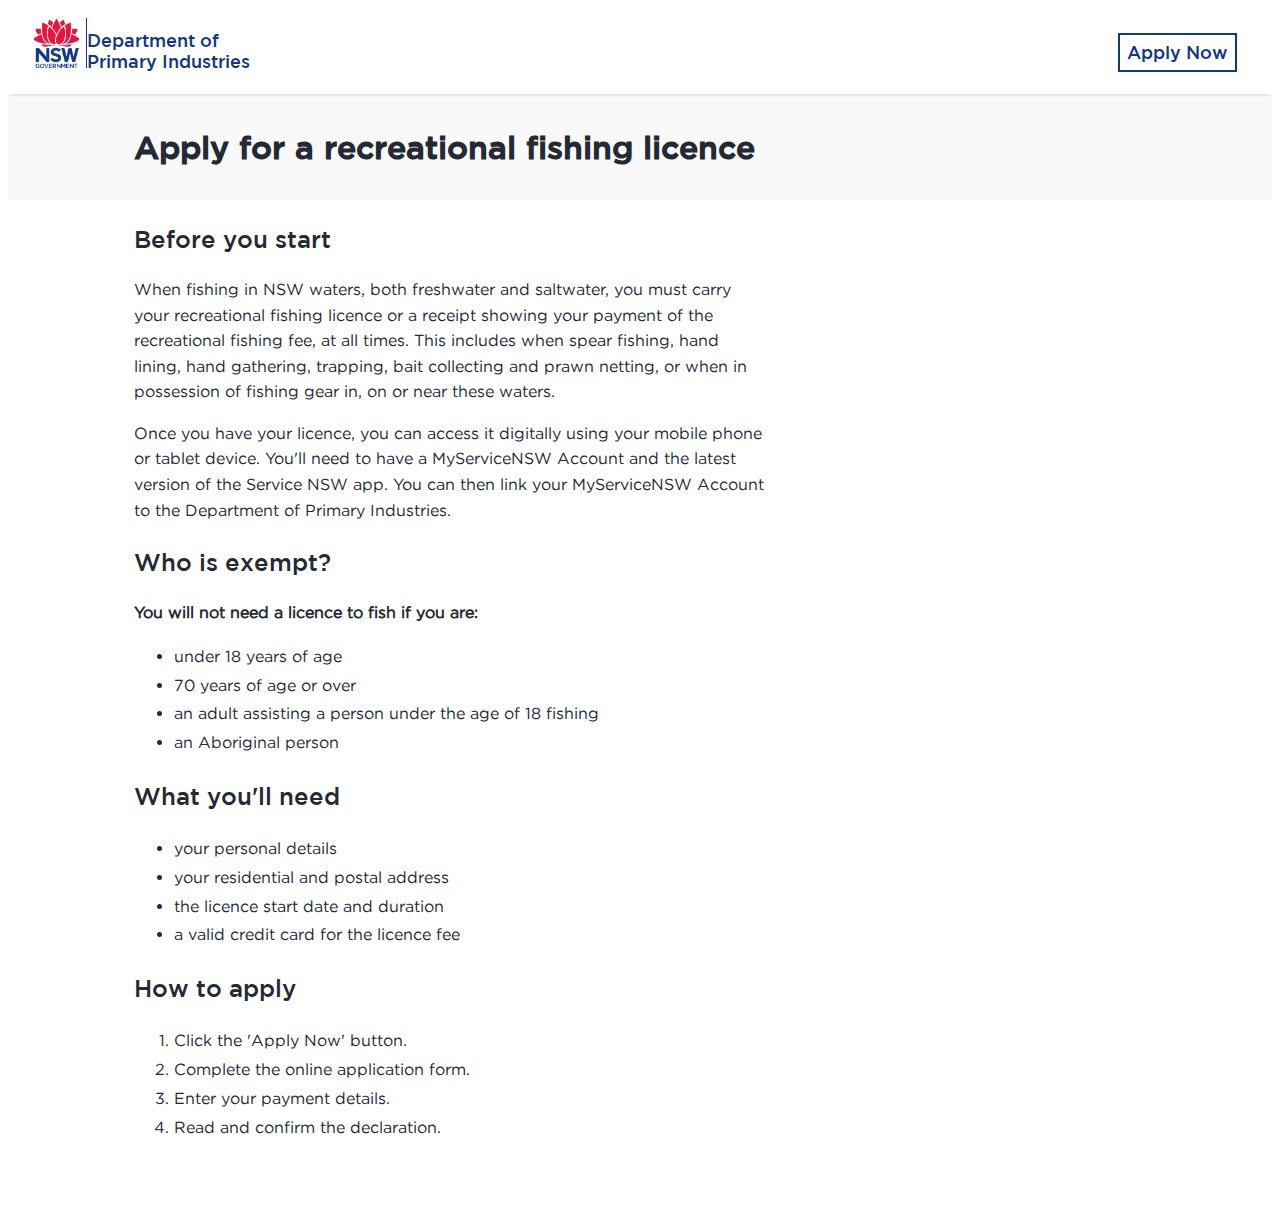
<file: index.html>
<!DOCTYPE html>
<html>
<head>
  <link rel="stylesheet" href="style.css">
</head>
<body>

<!--Apply now call to action button-->
<div class="header">
    <img src="img/logo.png" alt="logo" />
    <h2 onclick="location.href='details.html';" >Apply Now</h2>
    <h1>Department of<br>Primary Industries</h1>

</div>

<div class="title">
    <h1>Apply for a recreational fishing licence </h1>
</div>

<h3>Before you start</h3>

<p>When fishing in NSW waters, both freshwater and saltwater, you must carry your recreational fishing licence or a receipt showing your payment of the recreational fishing fee, at all times. This includes when spear fishing, hand lining, hand gathering, trapping, bait collecting and prawn netting, or when in possession of fishing gear in, on or near these waters.</p>

<p>Once you have your licence, you can access it digitally using your mobile phone or tablet device. You'll need to have a MyServiceNSW Account and the latest version of the Service NSW app. You can then link your MyServiceNSW Account to the Department of Primary Industries.</p>

<h3>Who is exempt?</h3>

<strong>You will not need a licence to fish if you are:</strong>

<ul>
    <li>under 18 years of age</li>
    <li>70 years of age or over</li>
    <li>an adult assisting a person under the age of 18 fishing</li>
    <li>an Aboriginal person</li>
</ul>  

<h3>What you'll need</h3>

<ul>
    <li>your personal details</li>
    <li>your residential and postal address</li>
    <li>the licence start date and duration</li>
    <li>a valid credit card for the licence fee</li>
</ul>  

<h3>How to apply</h3>

<ol>
    <li>Click the 'Apply Now' button.</li>
    <li>Complete the online application form.</li>
    <li>Enter your payment details.</li>
    <li>Read and confirm the declaration.</li>
</ol>  

<!--Sticky footer with call to action for mobile only, hidden in desktop-->
<div class="footer" >
    <h2>Apply Now</h2>
</div>



</body>
</html>
</file>
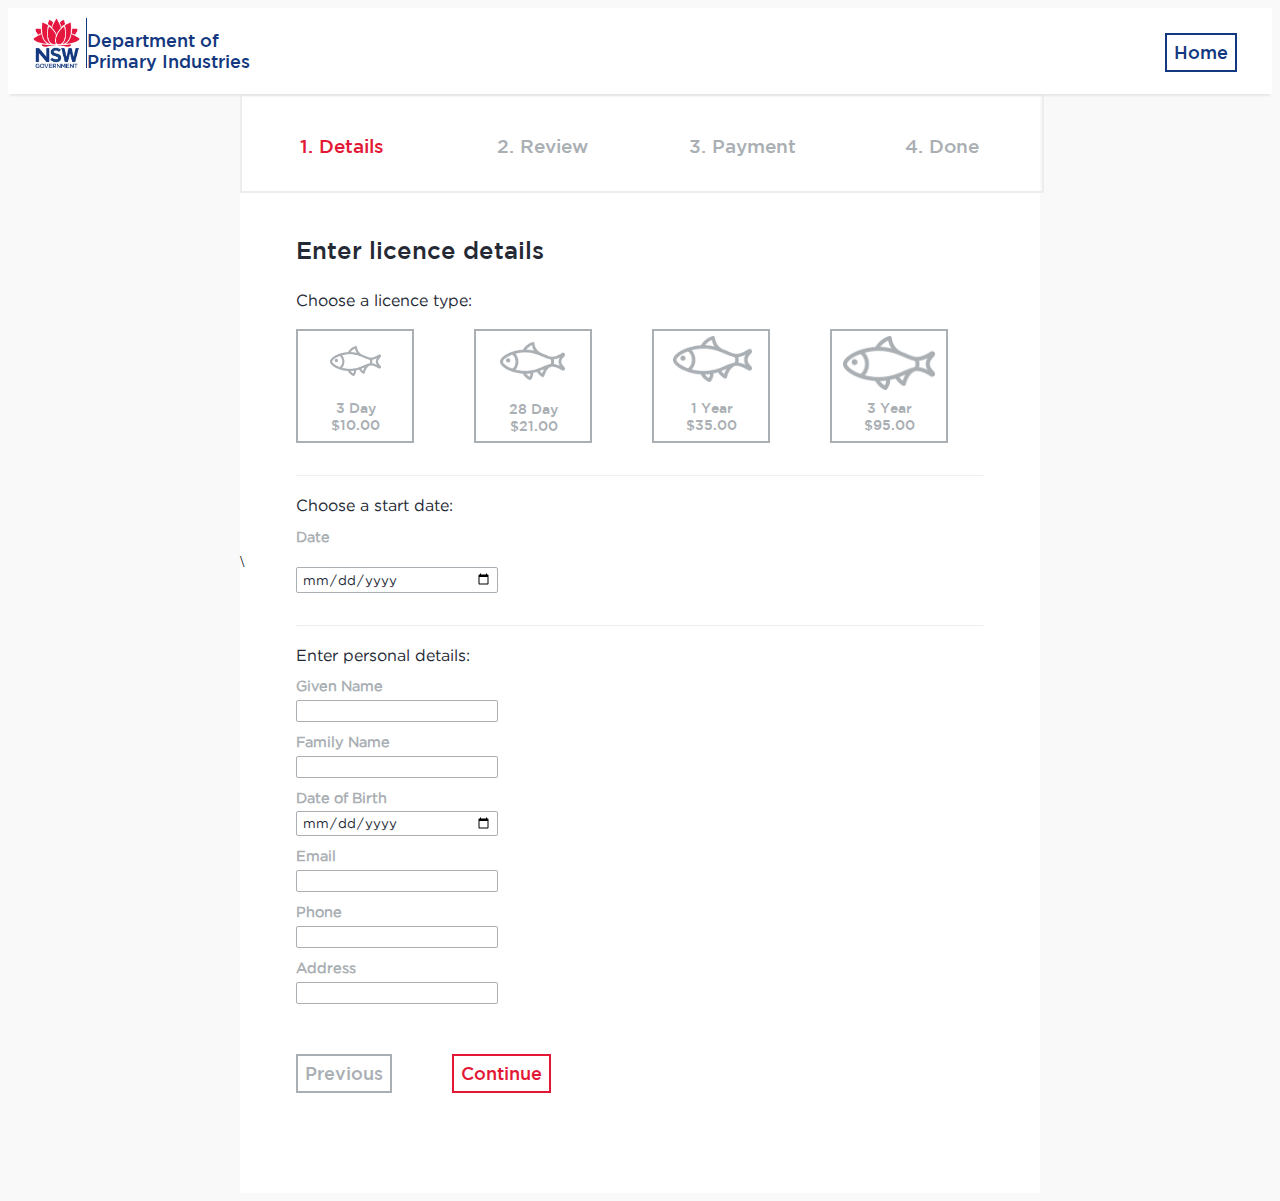
<file: details copy.html>
<!DOCTYPE html>
<html>
<head>
  <link rel="stylesheet" href="style.css">
  <script type="text/javascript" src="script.js"></script>  
</head>
<body style="background-color:rgb(249, 249, 249);">
    

<div class="header">
    <img src="img/logo.png" alt="logo" />
    <h2 onclick="location.href='index.html';">Home</h2>
    <h1>Department of<br>Primary Industries</h1>
</div>

<div class="form">
    <div class="progress">
        <h4 style="color:rgb(227, 24, 55);">1. Details</h4>
        <h4>2. Review</h4>
        <h4>3. Payment</h4>
        <h4>4. Done</h4>
    </div>

    <br>
    
    <h3>Enter licence details </h3>

    <p>Choose a licence type:</p>

    <div class="image-container" id="container_1" onclick="change(1)"> 
        <img src="img/fish-grey.png" alt="one" id="img_1"/>
        <h5 id="icon_1">3 Day<br>$10.00</h5>
    </div>

    <div class="image-container"id="container_2" onclick="change(2)"> 
            <img src="img/fish-grey.png" alt="two" id="img_2"/>
            <h5 id="icon_2">28 Day<br>$21.00</h5>
    </div>

    <div class="image-container"id="container_3" onclick="change(3)"> 
            <img src="img/fish-grey.png" alt="three" id="img_3"/>
            <h5 id="icon_3">1 Year<br>$35.00</h5>
    </div>

    <div class="image-container"id="container_4" onclick="change(4)"> 
            <img src="img/fish-grey.png" alt="four" id="img_4"/>
            <h5 id="icon_4" >3 Year<br>$95.00</h5>
    </div>

    <hr>
    <p>Choose a start date:</p>

    <h6>Date</h6>\

    <form>
        <input type="date" name="startdate" id="startdate">
        <hr>
        <p>Enter personal details:</p>

        <h6>Given Name</h6>
        <input type="text" name="firstname" id="firstname"><br><br>

        <h6>Family Name</h6>
        <input type="text" name="lastname" id="lastname"><br><br>

        <h6>Date of Birth</h6>
        <input type="date" name="dob" id="dob"><br><br>

        <h6>Email</h6>
        <input type="text" name="email" id="email"><br><br>

        <h6>Phone</h6>
        <input type="text" name="phone" id="phone"><br><br>

        <h6>Address</h6>
        <input type="text" name="address" id="address"><br>

        <div class="footer"id="details">
                <button type="button" id="previous" onclick="location.href='index.html';" >Previous</button> 
                <button type="button" id="continue" onclick="location.href='review.html';" >Continue</button> 
        </div>
    </form>


</div>





</body>
</html>
</file>
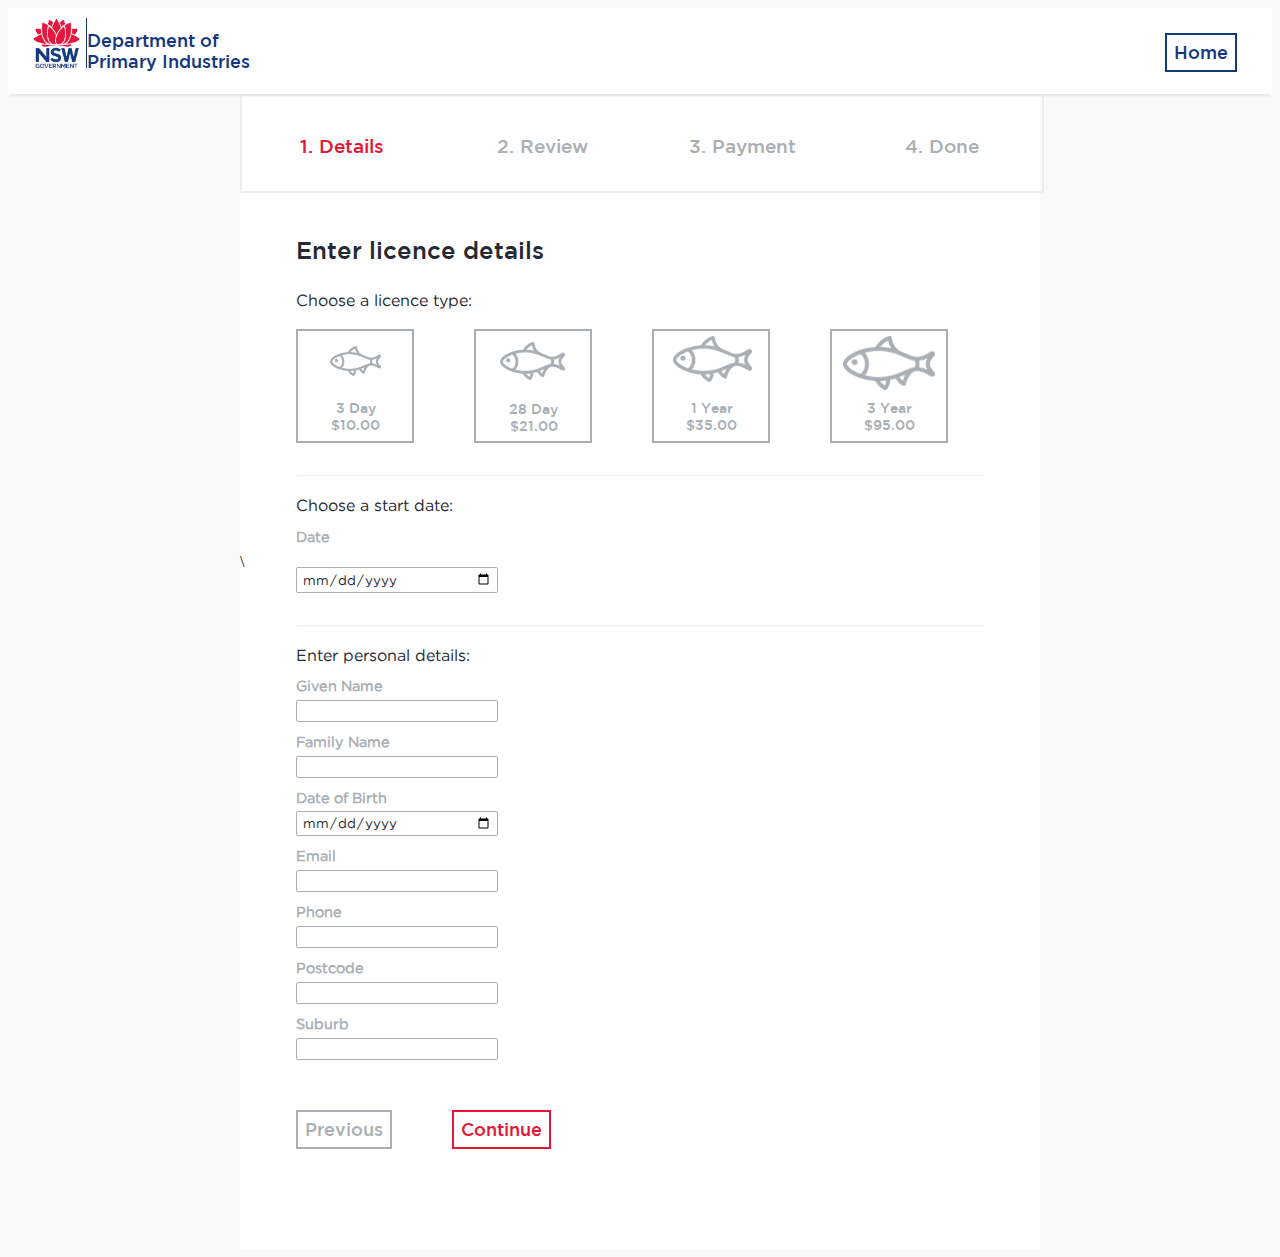
<file: details.html>
<!DOCTYPE html>
<html>
<head>
  <link rel="stylesheet" href="style.css">
  <script type="text/javascript" src="script.js"></script>  
</head>
<body style="background-color:rgb(249, 249, 249);">
    

<div class="header">
    <img src="img/logo.png" alt="logo" />
    <h2 onclick="location.href='index.html';">Home</h2>
    <h1>Department of<br>Primary Industries</h1>
</div>

<div class="form">
    <!--Current progress in Waratah Red colour-->
    <div class="progress">
        <h4 style="color:rgb(227, 24, 55);">1. Details</h4>
        <h4>2. Review</h4>
        <h4>3. Payment</h4>
        <h4>4. Done</h4>
    </div>

    <br>
    
    <h3>Enter licence details </h3>

    <p>Choose a licence type:</p>

    <!--On click change colour to show selected licence option -->
    <div class="image-container" id="container_1" onclick="change(1)"> 
        <img src="img/fish-grey.png" alt="one" id="img_1"/>
        <h5 id="icon_1">3 Day<br>$10.00</h5>
    </div>

    <div class="image-container"id="container_2" onclick="change(2)"> 
            <img src="img/fish-grey.png" alt="two" id="img_2"/>
            <h5 id="icon_2">28 Day<br>$21.00</h5>
    </div>

    <div class="image-container"id="container_3" onclick="change(3)"> 
            <img src="img/fish-grey.png" alt="three" id="img_3"/>
            <h5 id="icon_3">1 Year<br>$35.00</h5>
    </div>

    <div class="image-container"id="container_4" onclick="change(4)"> 
            <img src="img/fish-grey.png" alt="four" id="img_4"/>
            <h5 id="icon_4" >3 Year<br>$95.00</h5>
    </div>

    <hr>
    <p>Choose a start date:</p>

    <h6>Date</h6>\

    <form action="review.html">
        <input type="date" name="startdate" id="startdate" required>
        <hr>
        <p>Enter personal details:</p>

        <h6>Given Name</h6>
        <input type="text" name="firstname" id="firstname" required><br><br>

        <h6>Family Name</h6>
        <input type="text" name="lastname" id="lastname" required><br><br>
    

        <h6>Date of Birth</h6>
        <input type="date" name="dob" id="dob" required><br><br>

        <h6>Email</h6>
        <input type="email" name="email" id="email" required><br><br>

        <h6>Phone</h6>
        <input type="text" name="phone" id="phone" required><br><br>

        <h6>Postcode</h6>
        <input type="text" name="address" id="address" required><br><br>

        <h6>Suburb</h6>
        <input type="text" name="suburb" id="suburb" required><br>

        <!--On click continue input is saved in local storage-->
        <div class="footer"id="details">
                <button type="button" id="previous" onclick="location.href='index.html';" >Previous</button> 
                <button type="submit" id="continue" onclick="save()">Continue</button> 
        </div>
    </form>


</div>





</body>
</html>
</file>
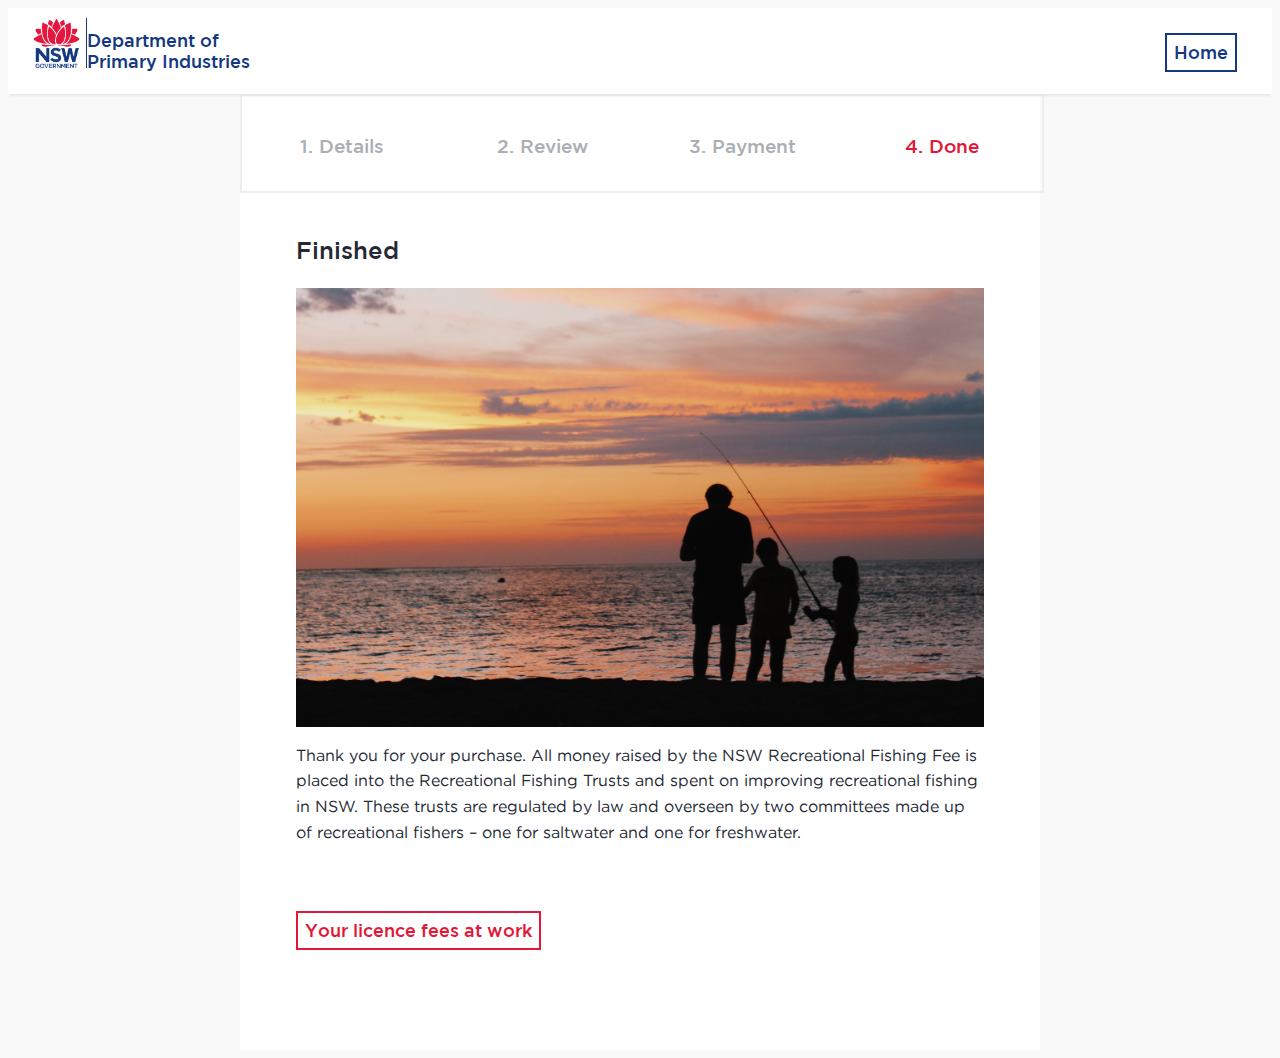
<file: done.html>
<!DOCTYPE html>
<html>
<head>
  <link rel="stylesheet" href="style.css">
  <script type="text/javascript" src="script.js"></script>  
</head>
<body style="background-color:rgb(249, 249, 249);">
<div class="header">
    <img src="img/logo.png" alt="logo" />
    <h2>Home</h2>
    <h1>Department of<br>Primary Industries</h1>
</div>

<div class="form">
    <div class="progress">
        <h4>1. Details</h4>
        <h4>2. Review</h4>
        <h4>3. Payment</h4>
        <h4 style="color:rgb(227, 24, 55);">4. Done</h4>
    </div>
    <br>
    <h3>Finished </h3>
    
    <!--Hero image of family-->
    <img src="img/hero.JPG" alt="hero" id="hero"/>
    
    <p id="licence_check">Thank you for your purchase. All money raised by the NSW Recreational Fishing Fee is placed into the Recreational Fishing Trusts and spent on improving recreational fishing in NSW. These trusts are regulated by law and overseen by two committees made up of recreational fishers – one for saltwater and one for freshwater.</p>
    
    
    <div class="footer"id="details">
            <button type="button" id="learn" onclick="location.href='https://www.dpi.nsw.gov.au/fishing/recreational/recreational-fishing-fee/licence-fees-at-work';">Your licence fees at work</button> 
    </div>
</div>





</body>
</html>
</file>
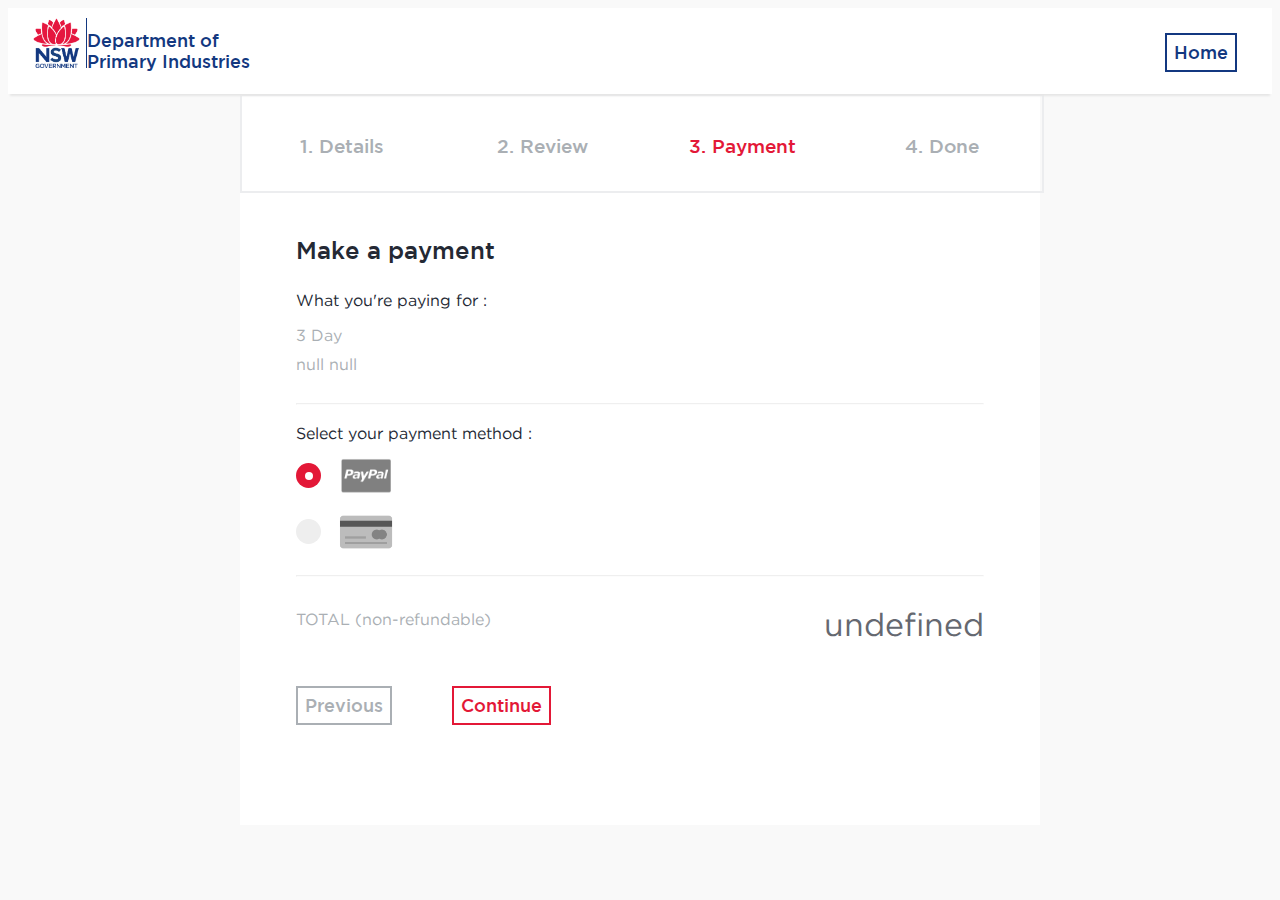
<file: payment.html>
<!DOCTYPE html>
<html>
<head>
  <link rel="stylesheet" href="style.css">
  <script src="script.js"></script> 
</head>
<body style="background-color:rgb(249, 249, 249);">
    

<div class="header">
    <img src="img/logo.png" alt="logo" />
    <h2>Home</h2>
    <h1>Department of<br>Primary Industries</h1>
</div>

<div class="form">
    <div class="progress">
        <h4>1. Details</h4>
        <h4>2. Review</h4>
        <h4 style="color:rgb(227, 24, 55);">3. Payment</h4>
        <h4>4. Done</h4>
    </div>
    <br>
    <h3>Make a payment </h3>
    <p>What you're paying for :</p>
    <p class="payment" id="type"></p>
    <p ><p class="payment" id="fullname"></p></p>

    <hr>

    <!--Custom check box for payment options-->
    <p>Select your payment method :</p>
    <label class="container"><img style="height: 50px;width: auto;margin-top:-12px;margin-left: 10px;" src="img/paypal.png" alt="logo"/>
        <input type="checkbox" checked="checked" >
        <span class="checkmark"></span>
    </label>
        <label class="container"><img style="height: 70px;width: auto;margin-top:-22px ;" src="img/card.jpg" alt="logo" />
        <input type="checkbox">
        <span class="checkmark"></span>
    </label>

    <hr style="margin-top: -10px;"><br>

    <p style="color: rgb(170 , 175, 180);line-height: 0.1em;margin-right: 7%;">TOTAL (non-refundable)<span class="text-success" id="price"></span></p>


    

    <div class="footer"id="details">
            <button type="button" id="previous" onclick="location.href='review.html';">Previous</button> 
            <button type="button" id="continue" onclick="location.href='done.html';">Continue</button> 
    </div>
</div>

<!--Get input from local storage to display cost of selected licence-->
<script type ="text/javascript">
    var firstname = localStorage.getItem("firstname")
    var lastname = localStorage.getItem("lastname")
    var duration = "3 Day";
    if (localStorage.getItem("type") == 1){
        var duration = "3 Day";
        var cost = "$10"}
    else if (localStorage.getItem("type") == 2){
        var duration = "28 Day"
        var cost = "$21"}
    else if (localStorage.getItem("type") == 3){
        var duration = "1 Year"
        var cost = "$35"}
    else if (localStorage.getItem("type") == 4){
        var duration = "3 Year"
        var cost = "$95"}
    document.getElementById("fullname").innerHTML = firstname+" "+lastname;

    document.getElementById("type").innerHTML = duration;

    document.getElementById("price").innerHTML = cost;

    document.getElementById("price1").innerHTML = cost;

    </script>
    




</body>
</html>
</file>
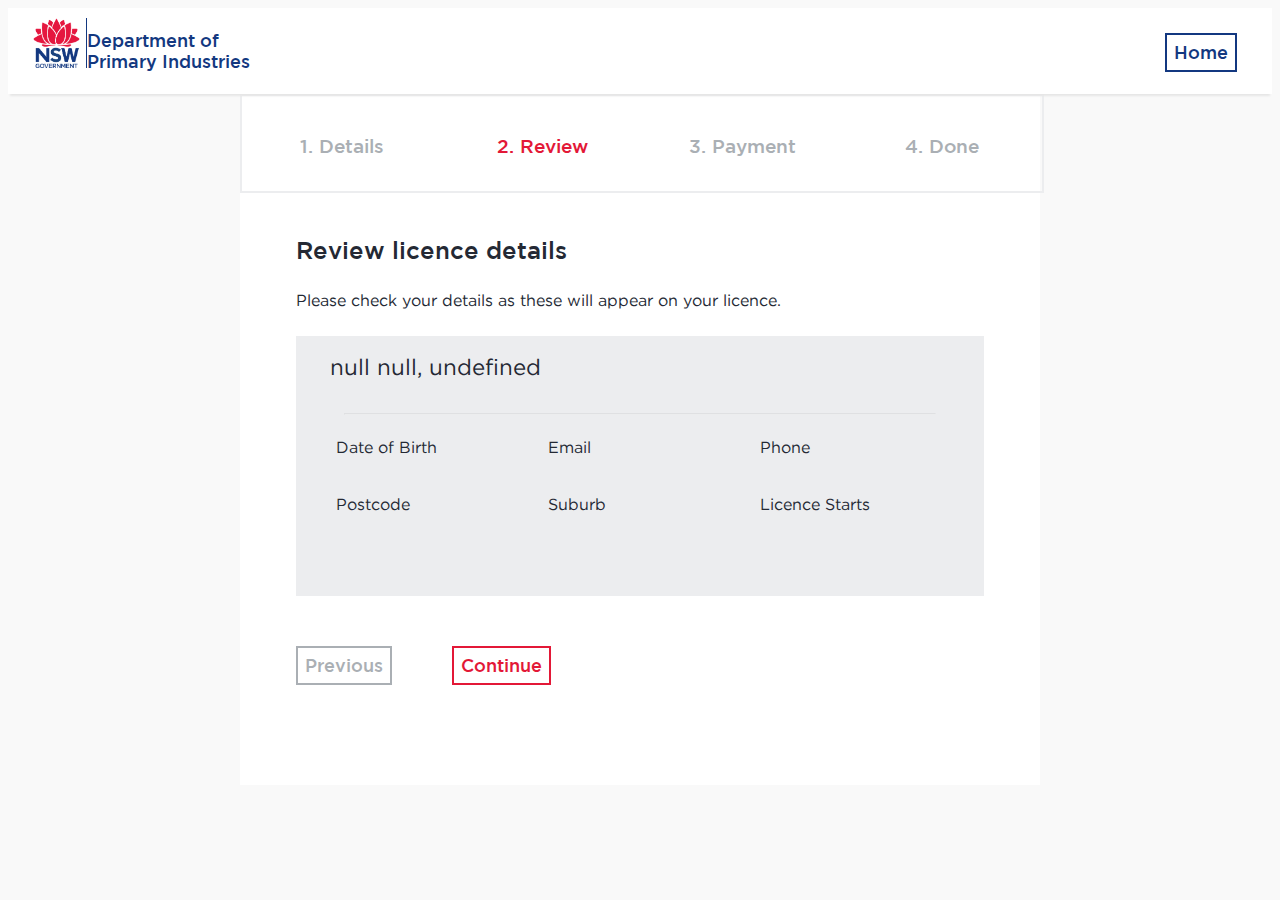
<file: review.html>
<!DOCTYPE html>
<html>
<head>
  <link rel="stylesheet" href="style.css">
  <script type="text/javascript" src="script.js"></script>  
</head>
<body style="background-color:rgb(249, 249, 249);">
<div class="header">
    <img src="img/logo.png" alt="logo" />
    <h2>Home</h2>
    <h1>Department of<br>Primary Industries</h1>
</div>

<div class="form">
    <div class="progress">
        <h4>1. Details</h4>
        <h4 style="color:rgb(227, 24, 55);">2. Review</h4>
        <h4>3. Payment</h4>
        <h4>4. Done</h4>
    </div>
    <br>
    <h3>Review licence details </h3>
    <p id="licence_check">Please check your details as these will appear on your licence.</p>
    <div class="review">
        <p id="licence_details" style="font-size: 1.4em;"></p>
        <hr>
         <div class="row">
            <div class="column">Date of Birth <br> <p class="user" id="birthday"></p> <br>Postcode <br> <p class="user" id="post"></p></div>
            <div class="column">Email <br><p class="user" id="mail"></p></h6> <br> Suburb <br><p class="user" id="sub"></p></div>
            <div class="column">Phone <br><p class="user" id="call"></p> <br> Licence Starts <br><p class="user" id="start"></p></div>
        </div> 
        <div id="test1"></div>
    </div>

    <div class="footer"id="details">
            <button type="button" id="previous" onclick="location.href='details.html';">Previous</button> 
            <button type="button" id="continue" onclick="location.href='payment.html';">Continue</button> 
    </div>
</div>

<!--Get input from local storage and display so user can review details-->
<script type ="text/javascript">
var firstname = localStorage.getItem("firstname")
var lastname = localStorage.getItem("lastname")
var startdate = localStorage.getItem("startdate")
var phone = localStorage.getItem("phone")
if (localStorage.getItem("type") == 1){
    var type = "3 Day - $10"}
else if (localStorage.getItem("type") == 2){
    var type = "28 Day - $21"}
else if (localStorage.getItem("type") == 3){
    var type = "1 Year - $35"}
else if (localStorage.getItem("type") == 4){
    var type = "3 Year - $95"}
var dob = localStorage.getItem("dob")
var email = localStorage.getItem("email")
var postcode = localStorage.getItem("postcode")
var suburb = localStorage.getItem("suburb")


document.getElementById("licence_details").innerHTML = firstname+" "+lastname+", "+type;
document.getElementById("birthday").innerHTML = dob;
document.getElementById("post").innerHTML = postcode;
document.getElementById("mail").innerHTML = email;
document.getElementById("sub").innerHTML = suburb;
document.getElementById("call").innerHTML = phone;
document.getElementById("start").innerHTML = startdate;
</script>




</body>
</html>
</file>
<file: style.css>
/* Import custom font */
@font-face { font-family: heading; src: url('heading.ttf'); } 
@font-face { font-family: body; src: url('body.otf'); } 


.header {
    padding: 0.8%;
    position:relative;
    z-index:2;
    box-shadow: 0 4px 2px -2px rgb(230, 230, 230);  
    background-color: white;
}

.header img {
    float: left;
    width: auto;
    height: 50px;
    padding-left: 1.2%;
    padding-right: 0.5%;
    color: rgb(19, 56, 128);
    border-width: 1.7px;
    border-right-style: solid;
}

.header h1 {
    font-family: heading;
    font-weight: 500;
    font-size: 1.1em;
    padding-left: 4.75%;
    color: rgb(19, 56, 128);
}
  
.header h2 {
    float: right;
    font-family: heading;
    font-weight: 500;
    font-size: 1.1em;
    color: rgb(19, 56, 128);
    border-style: solid;
    border-width: 2px;
    padding: 0.4em;
    margin-right: 2%;
}

/* Call to action 'apply' button changes colour on hover */
.header h2:hover {
    color: rgb(227, 24, 55);
}

.title {
    background-color:rgb(249, 249, 249);
    padding-top: 1%;
    padding-bottom: 1%;
}

.title h1 {
    font-family: heading;
    font-weight: 600;
    font-size: 2em;
    color: rgb(36, 41, 52);
    position: relative;
    display:inline-block;
    margin-left: 10%;
}

h3 {
    font-family: heading;
    color: rgb(36, 41, 52);
    font-weight: 100;
    font-size: 1.5em;
    margin-left: 10%;
}

p {
    font-family: body;
    color: rgb(36, 41, 52);
    margin-left: 10%;
    line-height: 1.6em;
    margin-right: 40%;
}

hr {
    margin-left: 7%;
    margin-top: 4%;
    margin-right: 7%;
    opacity: 0.15;
}



#licence_check {
    margin-right: 7%;
}

#licence_details {
    padding-top: 2%;
    margin-left: 5%;
    margin-bottom: 2%;
}

strong {
    font-family: body;
    color: rgb(36, 41, 52);
    margin-left: 10%;
    line-height: 1.6em;
    margin-right: 40%;
}

ul {
    font-family: body;
    color: rgb(36, 41, 52);
    margin-left: 10%;
    line-height: 1.8em;
    margin-right: 40%;
}

ol {
    font-family: body;
    color: rgb(36, 41, 52);
    margin-left: 10%;
    line-height: 1.8em;
    margin-right: 40%;
}

.footer {
    color: white;
}

.form {
    
    float: center;
    background-color:white;
    height:auto;
    width:800px;
    margin:0 auto;
    padding-bottom: 100px;
    
}

/* Progress bar styling */
.form .progress{
    float: center;
    height:95px;
    width:800px;
    margin:0 auto;
    border: 2px solid rgb(236, 237, 239);
    display: flex;
    flex-flow: row nowrap;
    justify-content: space-evenly; 
}

h4 {
    font-family: heading;
    color: rgb(170 , 175, 180);
    font-weight: 50;
    font-size: 1.2em;
    display: inline-block;
    width: 33%;
    text-align: center;
    padding-top: 1.7%;
}

.form h3{
    margin-left: 7%;
}

.form p{
    margin-left: 7%;
}

.text-success {
    font-family: body;
    color: rgb(36, 41, 52);
    margin-left: 10%;
    line-height: 1.6em;
    
    font-size:2em;
    float:right;
    margin-top:-20px;
    opacity: 0.7;
}

.image-container {
    margin-left: 7%;
    width: 110px;
    height: 110px;
    border: 2px solid rgb(170 , 175, 180);
    padding-right: 4px;
    display: inline-block;
    vertical-align: top;
}

/* Styling for selected licence option */
.selected {
    margin-left: 7%;
    width: 110px;
    height: 110px;
    border: 2px solid rgb(227, 24, 55);
    padding-right: 4px;
    display: inline-block;
    vertical-align: top;
}

/* Image container for fish icon inside licence option buttons */
.image-container img[alt="one"] {
    margin-top: 15px;
    width: auto;
    height: 30px;
    display: block;
    margin-left: 32px;
    margin-right: auto;
    margin-bottom: 24px;
}

.image-container img[alt="two"] {
    margin-top: 11px;
    width: auto;
    height: 38px;
    display: block;
    margin-left: 24px;
    margin-right: auto;
    margin-bottom: 21px;
}

.image-container img[alt="three"] {
    margin-top: 5px;
    width: auto;
    height:46px;
    display: block;
    margin-left: 19px;
    margin-right: auto;
    margin-bottom: 18px;
}

.image-container img[alt="four"] {
    margin-top: 5px;
    width: auto;
    height: 54px;
    display: block;
    margin-left: 11px;
    margin-right: auto;
}

.image-container h5 {
    margin-left: 5px;
    margin-top: 10px;
    margin-bottom: 2px;
    font-family: heading;
    color: rgb(170 , 175, 180);
    font-weight: 50;
    font-size: 0.9em;
    text-align: center;
}

h6 {
    margin-top: -10px;
    margin-bottom: 5px;
    font-family: body;
    font-size: 0.9em;
    color: rgb(170 , 175, 180);
    margin-left: 7%;
    line-height: 1.6em;
    margin-right: 40%;
}

/* Form field styling */
input {
    margin-top: -50px;
    margin-left: 7%;
    font-family: body;
    color: rgb(36, 41, 52);
    border: 1px solid rgb(170 , 175, 180);
    border-radius: 2px;
    background-color: #fff;
    padding: 3px 5px;
    width: 190px;
  }

.form h2 {
    font-family: heading;
    font-weight: 500;
    font-size: 1.1em;
    color: rgb(227, 24, 55);
    border-style: solid;
    border-width: 2px;
    padding: 0.4em;
    margin-left: 20%;
    display: inline;
}

button {
    margin-top: 50px;
    margin-left: 7%;
    font-family: heading;
    font-weight: 500;
    font-size: 1.1em;
    background-color: white;
    color: rgb(227, 24, 55) ;
    border: 2px solid rgb(227, 24, 55);
    padding: 0.4em;
}

#previous {
    color: rgb(170 , 175, 180) ;
    border: 2px solid rgb(170 , 175, 180);
}

.review {
    background-color: rgb(236, 237, 239);
    height: 260px;
    margin-left: 7%;
    margin-right: 7%;

}

.column {
    line-height: 1.8em;
    font-family: body;color: rgb(36, 41, 52);
    float: left;
    width: 25%;
    margin-left: 40px;
    margin-top: 10px;
}

p.user {
    line-height: 1.8em;
    font-family: body;color: rgb(36, 41, 52);
    float: left;
    margin-top: 5px;
    margin-left: 0;
}

p.payment{
    color: rgb(170 , 175, 180);
    line-height: 0.8em;
    font-family: body;
    margin-left: 7%;
    margin-right: 40%;
}


/* Clear floats after the columns */
.row:after {
  content: "";
  display: table;
  clear: both;
}

.container {
    display: block;
    position: relative;
    padding-left: 35px;
    margin-bottom: 12px;
    cursor: pointer;
    font-size: 22px;
    -webkit-user-select: none;
    -moz-user-select: none;
    -ms-user-select: none;
    user-select: none;
    margin-left: 7%;
  }
  
  /* Hide the default check box */
  .container input {
    position: absolute;
    opacity: 0;
    cursor: pointer;
    height: 0;
    width: 0;
  }
  
  /* Create a custom check button */
  .checkmark {
    
    position: absolute;
    top: 0;
    left: 0;
    height: 25px;
    width: 25px;
    background-color: #eee;
    border-radius: 50%;
  }
  
  /* On hover add grey background color to check box */
  .container:hover input ~ .checkmark {
    background-color: #ccc;
  }
  
  /* When  button is checked, add a red background */
  .container input:checked ~ .checkmark {
    background-color:rgb(227, 24, 55);
  }
  
  .checkmark:after {
    content: "";
    position: absolute;
    display: none;
  }
  
  /* Show the indicator (dot/circle) when checked */
  .container input:checked ~ .checkmark:after {
    display: block;
  }
  
  /* Style the check box indicator */
  .container .checkmark:after {
    top: 9px;
    left: 9px;
    width: 8px;
    height: 8px;
    border-radius: 50%;
    background: white;
  }

  #hero {
    max-width: 86%;
    height: auto;
    display: block;
    margin-left: auto;
    margin-right: auto;
  }



  

/* Mobile responsive styling */
@media screen and (max-width: 700px) {
    .header img {
        padding-left: 17%;
        padding-right: 3%;
    }
    
    .header h1 {
        font-size: 1.1em;
        padding-left: 7.4em;
    }

    /* Hide banner in mobile */
    .header h2 {
      visibility: hidden;
      clear: both;
      float: left;
      display: none;
    }
    
    .title h1 {
        font-size: 1.4em;
        margin-left: 5%;
    }
    
    h3 {
        font-size: 1.1em;
        margin-left: 5%;
    }
    
    p {
        margin-left: 5%;
        font-size: 0.9em;
        line-height: 1.8em;
        margin-right: 5%;
    }

    
    
    strong {
        font-size: 0.9em;
        margin-left: 5%;
        margin-right: 5%;
    }
    
    ul {
        font-size: 0.9em;
        margin-left: 5%;
        line-height: 1.8em;
        margin-right: 5%;
    }
    
    ol {
        font-size: 0.9em;
        margin-left: 5%;
        line-height: 1.8em;
        margin-right: 5%;
    }

    /* Sticky footer styling */
    .footer {
        position: fixed;
        left: 0;
        bottom: 0;
        width: 100%;
        background-color: white;
        padding-left: 35%;
        box-shadow: 0 -4px 2px -2px rgb(230, 230, 230);  
        
    }

    #details{
        padding-left: 90px;
    }

    .column {
        line-height: 1.8em;
        font-size: 0.6em;
        font-family: body;color: rgb(36, 41, 52);
        float: left;
        width: 15%;
        margin-left: 20px;
        margin-top: 10px;
        margin-right: 30px;
    }



    button {
        margin-top: 15px;
        margin-bottom: 15px;
        margin-right: 10px;
        margin-left:00px;
        font-family: heading;
        font-weight: 500;
        font-size: 1.1em;
        background-color: white;
        color: rgb(227, 24, 55) ;
        border: 2px solid rgb(227, 24, 55);
        padding: 0.4em;
        
    }


    .image-container {
        margin-left: 11%;
    }

    
    .footer h2 {
        float: left;
        font-family: heading;
        font-weight: 500;
        font-size: 1.1em;
        color: rgb(227, 24, 55);
        border-style: solid;
        border-width: 2px;
        padding: 0.4em;
    }

    .form {
    
        float: center;
        background-color:white;
        height:auto;
        width:auto;
        margin:0 auto;
        
    }

    .form .progress{
        visibility: hidden;
        clear: both;
        float: left;
        display: none;

    }

    .image-container {
        margin-bottom: 7%;
    }

  }
</file>
